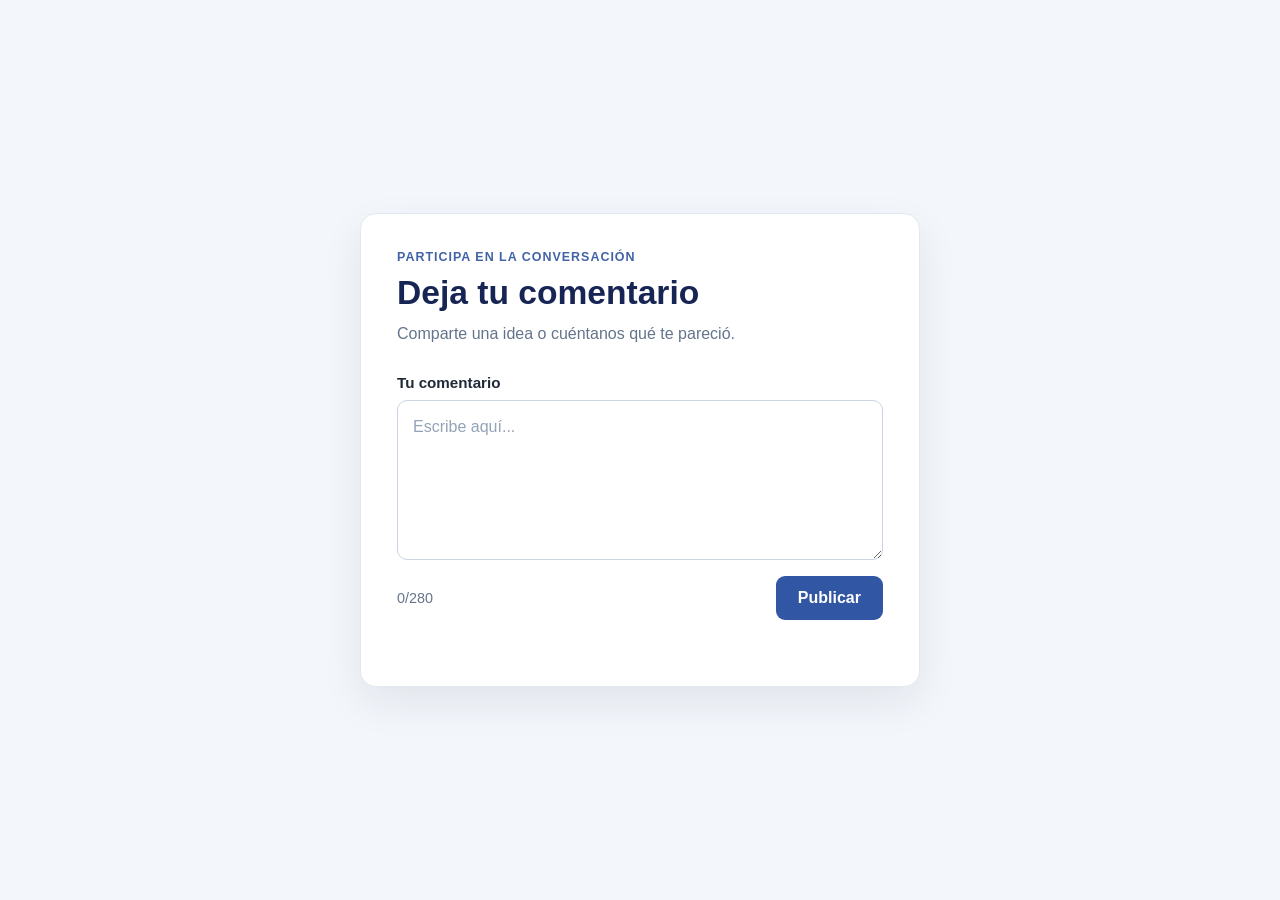
<file: ejercicio1/index.html>
<!DOCTYPE html>
<html lang="es">
<head>
  <meta charset="UTF-8">
  <meta name="viewport" content="width=device-width, initial-scale=1.0">
  <title>Publicar un comentario</title>
  <link rel="stylesheet" href="styles.css">
  <script src="app.js" defer></script>
</head>
<body>
  <main class="page">
    <section class="comment-card" aria-labelledby="page-title">
      <p class="eyebrow">Participa en la conversación</p>
      <h1 id="page-title">Deja tu comentario</h1>
      <p class="intro">Comparte una idea o cuéntanos qué te pareció.</p>

      <form id="comment-form">
        <label for="comment">Tu comentario</label>
        <textarea
          id="comment"
          name="comment"
          maxlength="280"
          placeholder="Escribe aquí..."
          aria-describedby="counter"
          required
        ></textarea>

        <div class="form-footer">
          <span id="counter" class="counter" aria-live="polite">0/280</span>
          <button id="publish-button" type="submit">Publicar</button>
        </div>
        <p id="form-message" class="form-message" role="status" aria-live="polite"></p>
      </form>
    </section>
  </main>
</body>
</html>
</file>
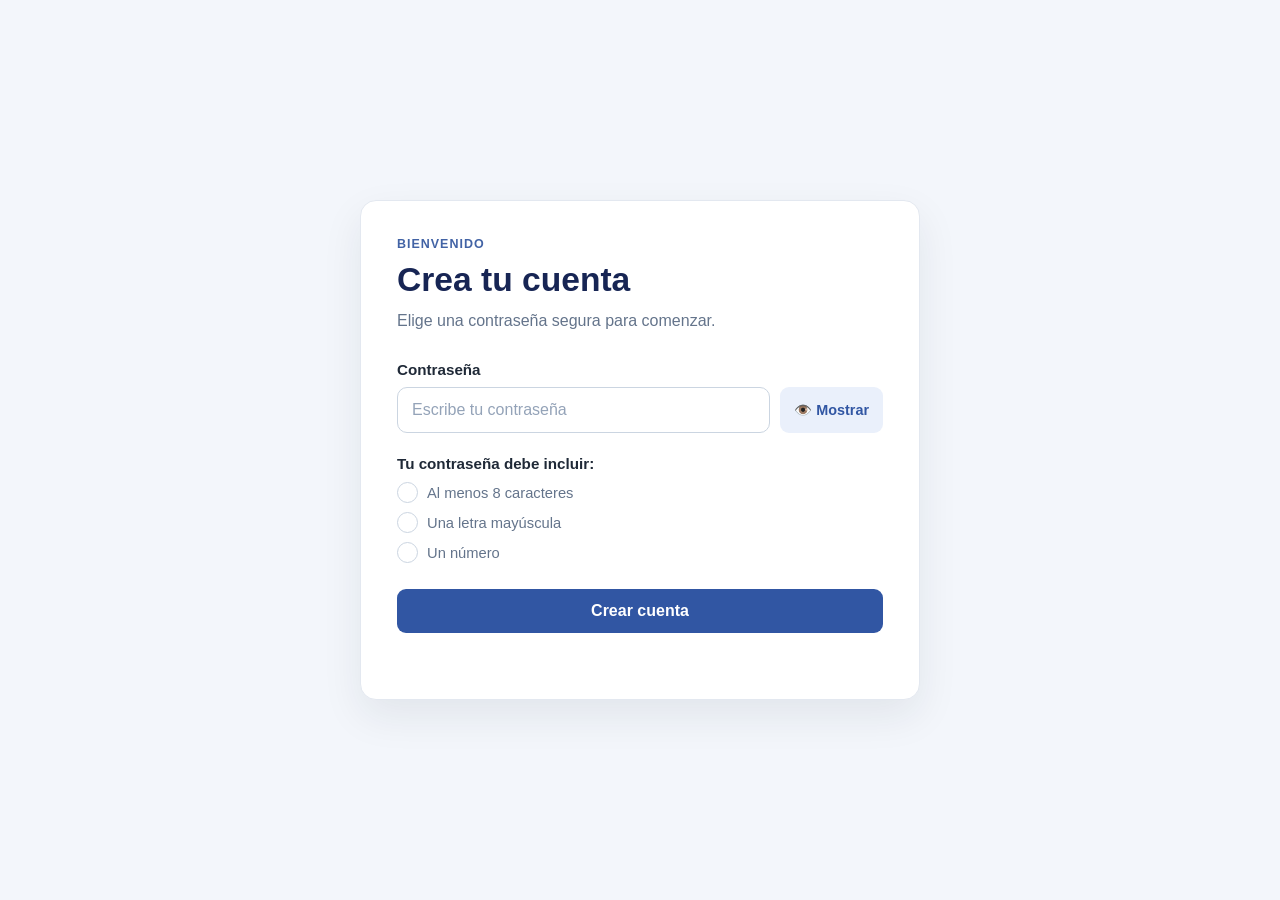
<file: ejercicio2/index.html>
<!DOCTYPE html>
<html lang="es">
<head>
  <meta charset="UTF-8">
  <meta name="viewport" content="width=device-width, initial-scale=1.0">
  <title>Crear una cuenta</title>
  <link rel="stylesheet" href="styles.css">
  <script src="app.js" defer></script>
</head>
<body>
  <main class="page">
    <section class="account-card" aria-labelledby="page-title">
      <p class="eyebrow">Bienvenido</p>
      <h1 id="page-title">Crea tu cuenta</h1>
      <p class="intro">Elige una contraseña segura para comenzar.</p>

      <form id="signup-form" novalidate>
        <label for="password">Contraseña</label>
        <div class="password-field">
          <input
            id="password"
            name="password"
            type="password"
            placeholder="Escribe tu contraseña"
            autocomplete="new-password"
            aria-describedby="password-requirements"
          >
          <button
            id="toggle-password"
            class="visibility-button"
            type="button"
            aria-pressed="false"
            aria-controls="password"
          >👁️ Mostrar</button>
        </div>

        <p class="requirements-title">Tu contraseña debe incluir:</p>
        <ul id="password-requirements" class="requirements">
          <li id="requirement-length">Al menos 8 caracteres</li>
          <li id="requirement-uppercase">Una letra mayúscula</li>
          <li id="requirement-number">Un número</li>
        </ul>

        <button class="submit-button" type="submit">Crear cuenta</button>
        <p id="form-message" class="form-message" role="status" aria-live="polite"></p>
      </form>
    </section>
  </main>
</body>
</html>
</file>
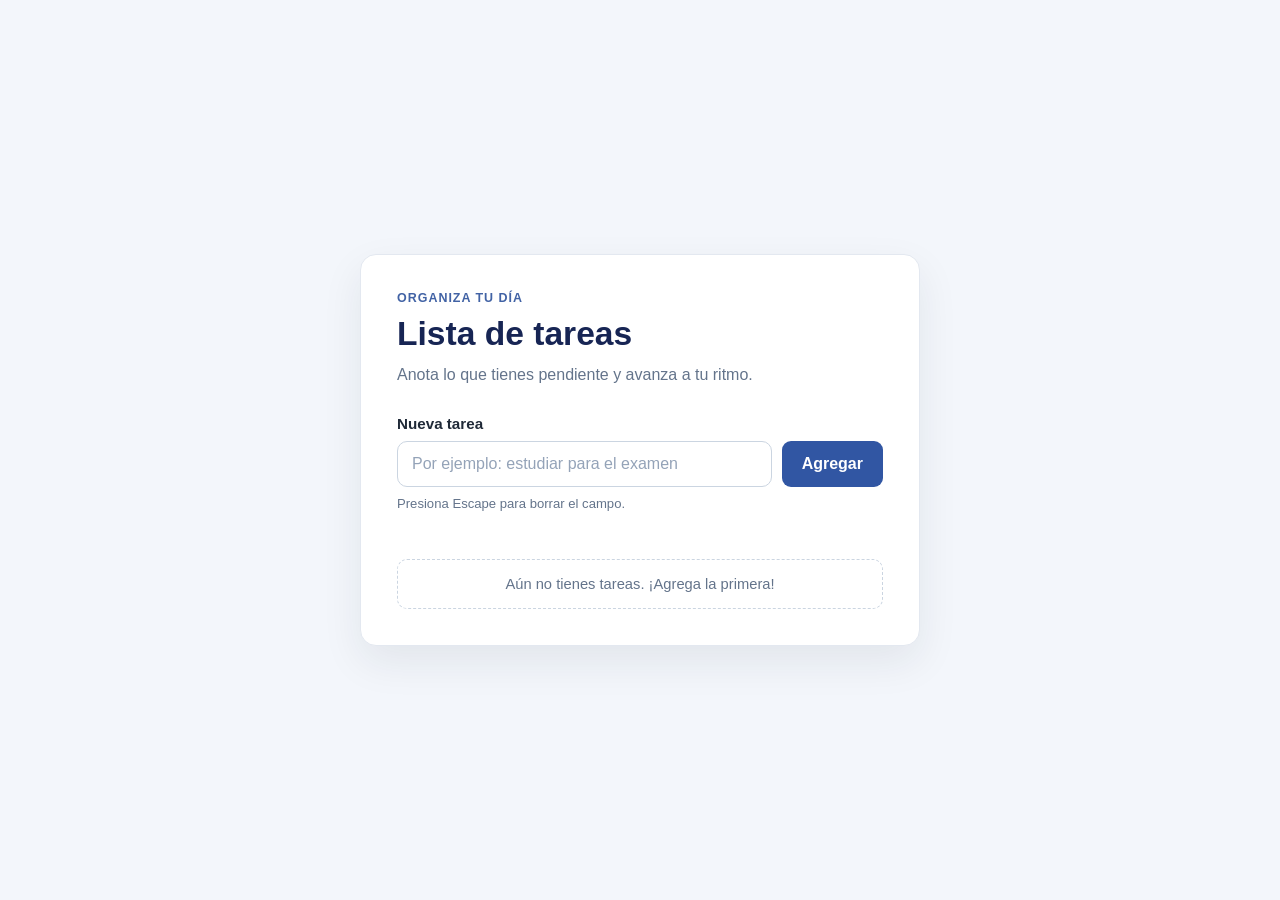
<file: ejercicio3/index.html>
<!DOCTYPE html>
<html lang="es">
<head>
  <meta charset="UTF-8">
  <meta name="viewport" content="width=device-width, initial-scale=1.0">
  <title>Lista de tareas</title>
  <link rel="stylesheet" href="styles.css">
  <script src="app.js" defer></script>
</head>
<body>
  <main class="page">
    <section class="task-card" aria-labelledby="page-title">
      <p class="eyebrow">Organiza tu día</p>
      <h1 id="page-title">Lista de tareas</h1>
      <p class="intro">Anota lo que tienes pendiente y avanza a tu ritmo.</p>

      <form id="task-form">
        <label for="task-input">Nueva tarea</label>
        <div class="task-entry">
          <input
            id="task-input"
            name="task"
            type="text"
            placeholder="Por ejemplo: estudiar para el examen"
            autocomplete="off"
            required
          >
          <button type="submit">Agregar</button>
        </div>
        <p class="hint">Presiona Escape para borrar el campo.</p>
      </form>

      <ul id="task-list" class="task-list" aria-label="Tareas"></ul>
      <p id="empty-state" class="empty-state">Aún no tienes tareas. ¡Agrega la primera!</p>
    </section>
  </main>
</body>
</html>
</file>
<file: ejercicio1/styles.css>
:root {
  font-family: Arial, Helvetica, sans-serif;
  color: #1f2937;
  background: #f3f6fb;
  font-synthesis: none;
  text-rendering: optimizeLegibility;
}

* {
  box-sizing: border-box;
}

body {
  min-width: 320px;
  min-height: 100vh;
  margin: 0;
}

.page {
  display: grid;
  min-height: 100vh;
  padding: 24px;
  place-items: center;
}

.comment-card {
  width: min(100%, 560px);
  padding: 36px;
  border: 1px solid #e3e8f0;
  border-radius: 16px;
  background: #fff;
  box-shadow: 0 16px 40px rgb(31 41 55 / 8%);
}

.eyebrow {
  margin: 0 0 10px;
  color: #4263a5;
  font-size: 0.78rem;
  font-weight: 700;
  letter-spacing: 0.08em;
  text-transform: uppercase;
}

h1 {
  margin: 0;
  color: #172554;
  font-size: clamp(1.7rem, 5vw, 2.1rem);
}

.intro {
  margin: 10px 0 28px;
  color: #64748b;
  line-height: 1.5;
}

label {
  display: block;
  margin-bottom: 9px;
  font-size: 0.95rem;
  font-weight: 700;
}

textarea {
  display: block;
  width: 100%;
  min-height: 160px;
  padding: 14px 15px;
  resize: vertical;
  border: 1px solid #cbd5e1;
  border-radius: 10px;
  color: #1f2937;
  font: inherit;
  line-height: 1.5;
  transition: border-color 150ms ease, box-shadow 150ms ease;
}

textarea::placeholder {
  color: #94a3b8;
}

textarea:focus {
  border-color: #4263a5;
  outline: none;
  box-shadow: 0 0 0 3px rgb(66 99 165 / 16%);
}

.form-footer {
  display: flex;
  align-items: center;
  justify-content: space-between;
  gap: 16px;
  margin-top: 16px;
}

.counter {
  color: #64748b;
  font-size: 0.9rem;
  font-variant-numeric: tabular-nums;
}

.counter--warning {
  color: #c56a08;
  font-weight: 700;
}

.counter--limit {
  color: #c62828;
  font-weight: 700;
}

button {
  min-height: 44px;
  padding: 0 22px;
  border: 0;
  border-radius: 9px;
  background: #3156a3;
  color: #fff;
  cursor: pointer;
  font: inherit;
  font-weight: 700;
  transition: background-color 150ms ease, transform 150ms ease;
}

button:hover:not(:disabled) {
  transform: translateY(-1px);
  background: #244486;
}

button:focus-visible {
  outline: 3px solid #9bb5ed;
  outline-offset: 3px;
}

button:disabled {
  background: #aab5c8;
  cursor: not-allowed;
}

.form-message {
  min-height: 1.25em;
  margin: 12px 0 0;
  color: #26734d;
  font-size: 0.9rem;
}

@media (max-width: 480px) {
  .page {
    padding: 16px;
  }

  .comment-card {
    padding: 26px 22px;
  }
}
</file>
<file: ejercicio2/styles.css>
:root {
  font-family: Arial, Helvetica, sans-serif;
  color: #1f2937;
  background: #f3f6fb;
  font-synthesis: none;
  text-rendering: optimizeLegibility;
}

* {
  box-sizing: border-box;
}

body {
  min-width: 320px;
  min-height: 100vh;
  margin: 0;
}

.page {
  display: grid;
  min-height: 100vh;
  padding: 24px;
  place-items: center;
}

.account-card {
  width: min(100%, 560px);
  padding: 36px;
  border: 1px solid #e3e8f0;
  border-radius: 16px;
  background: #fff;
  box-shadow: 0 16px 40px rgb(31 41 55 / 8%);
}

.eyebrow {
  margin: 0 0 10px;
  color: #4263a5;
  font-size: 0.78rem;
  font-weight: 700;
  letter-spacing: 0.08em;
  text-transform: uppercase;
}

h1 {
  margin: 0;
  color: #172554;
  font-size: clamp(1.7rem, 5vw, 2.1rem);
}

.intro {
  margin: 10px 0 28px;
  color: #64748b;
  line-height: 1.5;
}

label,
.requirements-title {
  display: block;
  margin: 0 0 9px;
  font-size: 0.95rem;
  font-weight: 700;
}

.password-field {
  display: flex;
  gap: 10px;
}

input {
  min-width: 0;
  min-height: 46px;
  flex: 1;
  padding: 0 14px;
  border: 1px solid #cbd5e1;
  border-radius: 10px;
  color: #1f2937;
  font: inherit;
  transition: border-color 150ms ease, box-shadow 150ms ease;
}

input::placeholder {
  color: #94a3b8;
}

input:focus {
  border-color: #4263a5;
  outline: none;
  box-shadow: 0 0 0 3px rgb(66 99 165 / 16%);
}

button {
  min-height: 44px;
  padding: 0 18px;
  border: 0;
  border-radius: 9px;
  background: #3156a3;
  color: #fff;
  cursor: pointer;
  font: inherit;
  font-weight: 700;
  transition: background-color 150ms ease, transform 150ms ease;
}

button:hover {
  transform: translateY(-1px);
  background: #244486;
}

button:focus-visible {
  outline: 3px solid #9bb5ed;
  outline-offset: 3px;
}

.visibility-button {
  flex: 0 0 auto;
  padding: 0 14px;
  background: #eaf0fb;
  color: #3156a3;
  font-size: 0.9rem;
}

.visibility-button:hover {
  background: #dce6f8;
}

.requirements-title {
  margin-top: 22px;
  margin-bottom: 10px;
}

.requirements {
  display: grid;
  gap: 9px;
  margin: 0;
  padding: 0;
  list-style: none;
}

.requirements li {
  display: flex;
  align-items: center;
  gap: 9px;
  color: #64748b;
  font-size: 0.92rem;
  transition: color 150ms ease;
}

.requirements li::before {
  display: grid;
  width: 19px;
  height: 19px;
  flex: 0 0 19px;
  place-items: center;
  border: 1px solid #cbd5e1;
  border-radius: 50%;
  color: transparent;
  content: "";
  font-size: 0.75rem;
}

.requirements li.requirement--met {
  color: #26734d;
}

.requirements li.requirement--met::before {
  border-color: #26734d;
  background: #26734d;
  color: #fff;
  content: "✓";
}

.submit-button {
  width: 100%;
  margin-top: 26px;
}

.form-message {
  min-height: 1.25em;
  margin: 12px 0 0;
  font-size: 0.9rem;
}

.form-message--success {
  color: #26734d;
}

.form-message--error {
  color: #c62828;
}

@media (max-width: 480px) {
  .page {
    padding: 16px;
  }

  .account-card {
    padding: 26px 22px;
  }

  .password-field {
    flex-wrap: wrap;
  }

  .password-field input {
    flex-basis: 100%;
  }
}
</file>
<file: ejercicio3/styles.css>
:root {
  font-family: Arial, Helvetica, sans-serif;
  color: #1f2937;
  background: #f3f6fb;
  font-synthesis: none;
  text-rendering: optimizeLegibility;
}

* {
  box-sizing: border-box;
}

body {
  min-width: 320px;
  min-height: 100vh;
  margin: 0;
}

.page {
  display: grid;
  min-height: 100vh;
  padding: 24px;
  place-items: center;
}

.task-card {
  width: min(100%, 560px);
  padding: 36px;
  border: 1px solid #e3e8f0;
  border-radius: 16px;
  background: #fff;
  box-shadow: 0 16px 40px rgb(31 41 55 / 8%);
}

.eyebrow {
  margin: 0 0 10px;
  color: #4263a5;
  font-size: 0.78rem;
  font-weight: 700;
  letter-spacing: 0.08em;
  text-transform: uppercase;
}

h1 {
  margin: 0;
  color: #172554;
  font-size: clamp(1.7rem, 5vw, 2.1rem);
}

.intro {
  margin: 10px 0 28px;
  color: #64748b;
  line-height: 1.5;
}

label {
  display: block;
  margin-bottom: 9px;
  font-size: 0.95rem;
  font-weight: 700;
}

.task-entry {
  display: flex;
  gap: 10px;
}

input {
  min-width: 0;
  min-height: 46px;
  flex: 1;
  padding: 0 14px;
  border: 1px solid #cbd5e1;
  border-radius: 10px;
  color: #1f2937;
  font: inherit;
  transition: border-color 150ms ease, box-shadow 150ms ease;
}

input::placeholder {
  color: #94a3b8;
}

input:focus {
  border-color: #4263a5;
  outline: none;
  box-shadow: 0 0 0 3px rgb(66 99 165 / 16%);
}

button {
  min-height: 44px;
  padding: 0 20px;
  border: 0;
  border-radius: 9px;
  background: #3156a3;
  color: #fff;
  cursor: pointer;
  font: inherit;
  font-weight: 700;
  transition: background-color 150ms ease, transform 150ms ease;
}

button:hover {
  transform: translateY(-1px);
  background: #244486;
}

button:focus-visible {
  outline: 3px solid #9bb5ed;
  outline-offset: 3px;
}

.hint {
  margin: 9px 0 0;
  color: #64748b;
  font-size: 0.82rem;
}

.task-list {
  display: grid;
  gap: 10px;
  margin: 24px 0 0;
  padding: 0;
  list-style: none;
}

.task-item {
  display: flex;
  align-items: center;
  justify-content: space-between;
  gap: 12px;
  padding: 12px 12px 12px 15px;
  border: 1px solid #e3e8f0;
  border-radius: 10px;
  background: #fbfcfe;
}

.task-text {
  min-width: 0;
  overflow-wrap: anywhere;
  line-height: 1.45;
}

.task-item--completed .task-text {
  color: #64748b;
  text-decoration: line-through;
}

.task-actions {
  display: flex;
  flex: 0 0 auto;
  gap: 8px;
}

.task-action {
  display: grid;
  width: 36px;
  min-height: 36px;
  padding: 0;
  place-items: center;
  background: #eaf0fb;
  color: #3156a3;
  font-size: 1rem;
}

.task-action:hover {
  background: #dce6f8;
}

.task-action--delete {
  background: #fff0f0;
  font-size: 0.9rem;
}

.task-action--delete:hover {
  background: #ffe0e0;
}

.empty-state {
  margin: 24px 0 0;
  padding: 16px;
  border: 1px dashed #cbd5e1;
  border-radius: 10px;
  color: #64748b;
  font-size: 0.92rem;
  text-align: center;
}

.empty-state[hidden] {
  display: none;
}

@media (max-width: 480px) {
  .page {
    padding: 16px;
  }

  .task-card {
    padding: 26px 22px;
  }

  .task-entry {
    align-items: stretch;
    flex-direction: column;
  }
}
</file>
